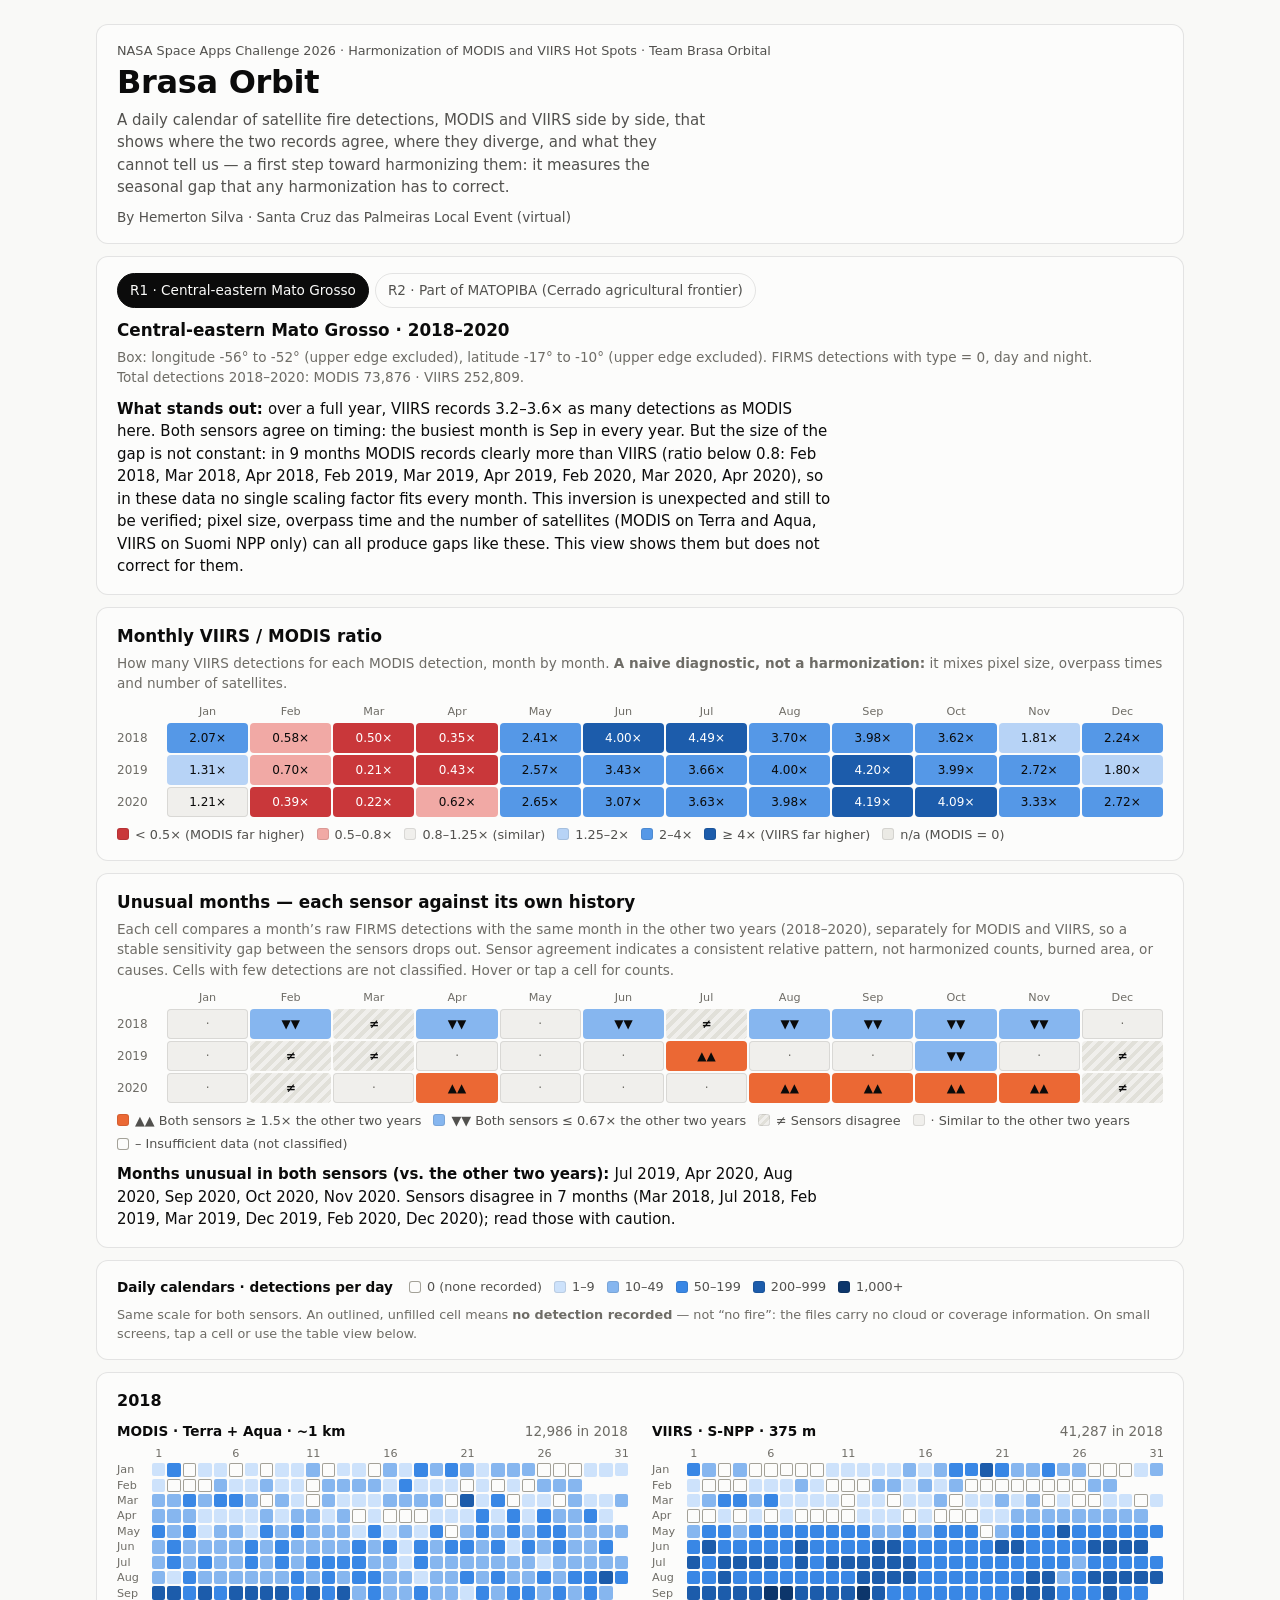
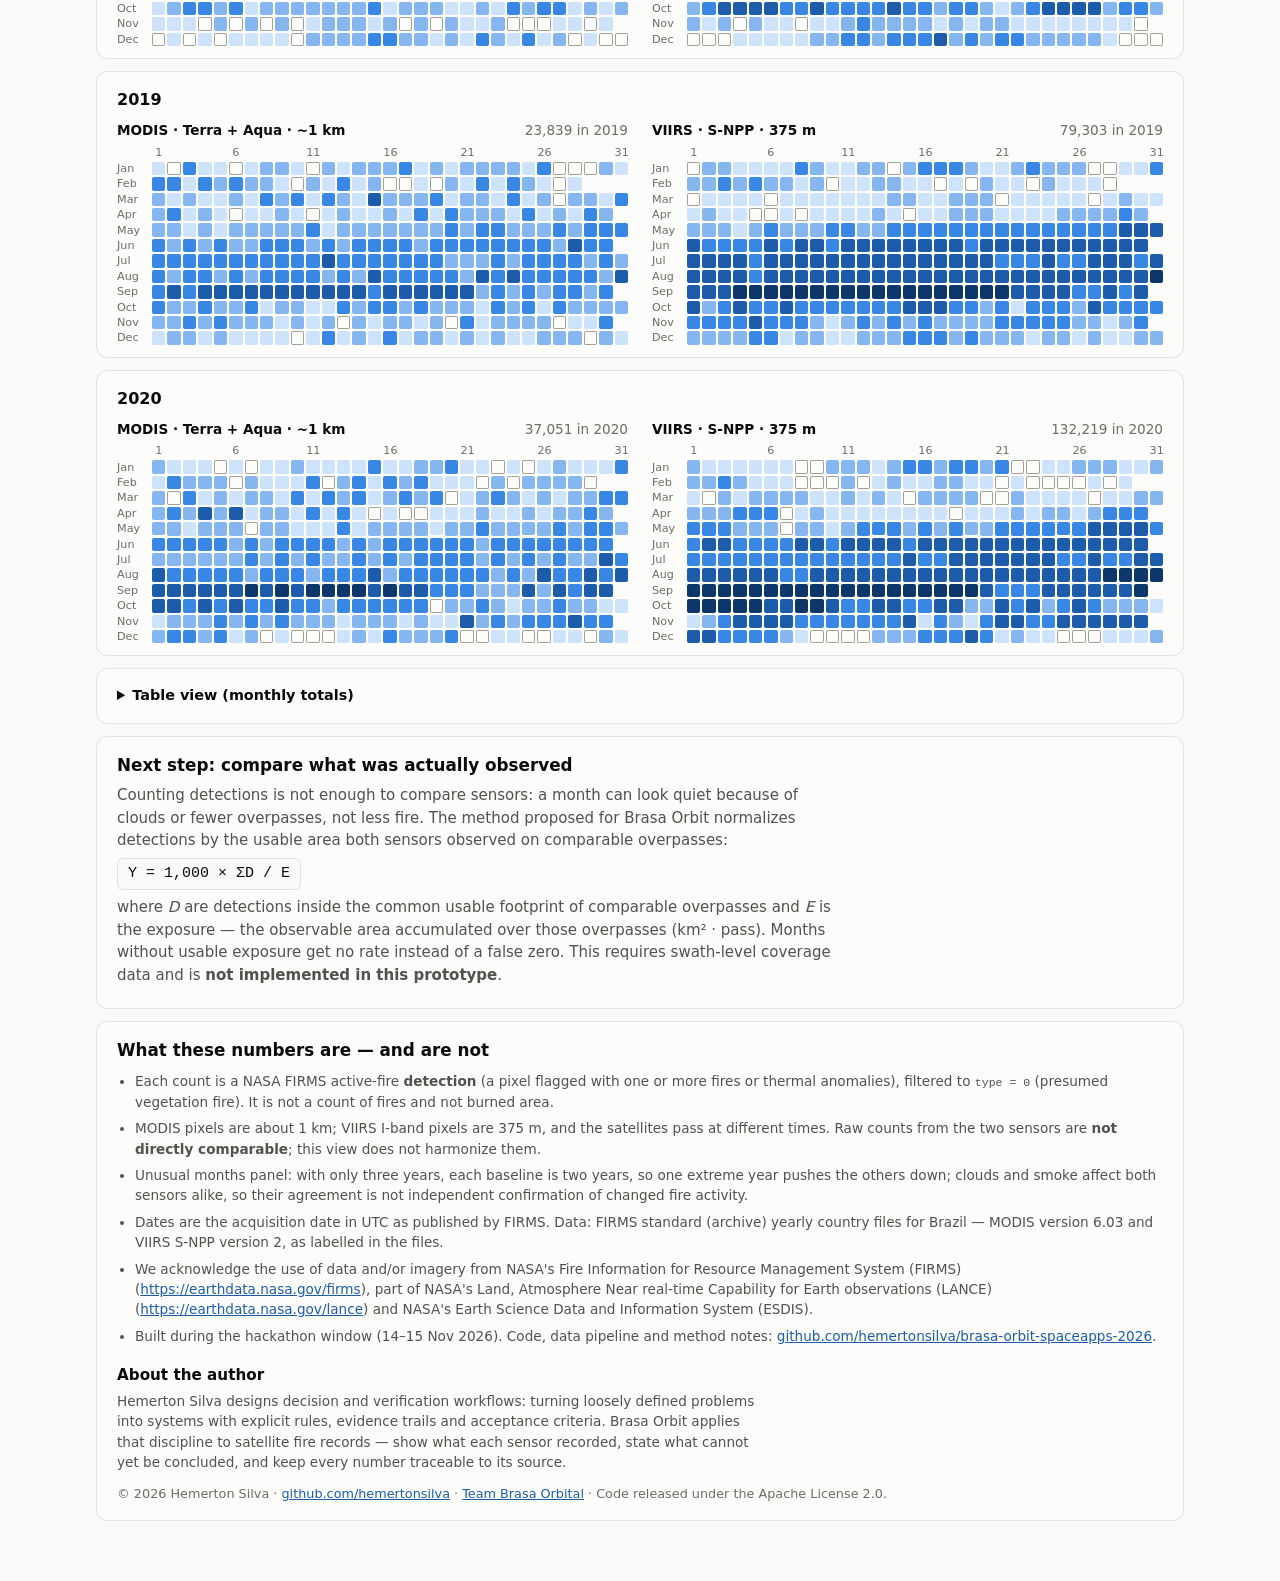
<file: docs/index.html>
<!doctype html>
<html lang="en">
<head>
<meta charset="utf-8">
<meta name="viewport" content="width=device-width, initial-scale=1">
<title>Brasa Orbit — MODIS vs VIIRS fire calendar</title>
<meta name="description" content="Side-by-side daily calendar of NASA FIRMS active-fire detections from MODIS and VIIRS S-NPP, with the limits of comparison made visible.">
<meta name="author" content="Hemerton Silva">
<link rel="stylesheet" href="app/style.css">
</head>
<body>
<main class="viz-root">
  <header class="masthead">
    <p class="eyebrow">NASA Space Apps Challenge 2026 · Harmonization of MODIS and VIIRS Hot Spots · Team Brasa Orbital</p>
    <h1>Brasa Orbit</h1>
    <p class="lede">A daily calendar of satellite fire detections, MODIS and VIIRS side by side, that shows where the two records agree, where they diverge, and what they cannot tell us — a first step toward harmonizing them: it measures the seasonal gap that any harmonization has to correct.</p>
    <p class="byline">By Hemerton Silva · Santa Cruz das Palmeiras Local Event (virtual)</p>
  </header>

  <section class="context" aria-labelledby="region-title">
    <div id="region-picker" class="segmented" role="group" aria-label="Area of interest"></div>
    <h2 id="region-title"><span id="region-name">Central-eastern Mato Grosso</span> · 2018–2020</h2>
    <p class="meta" id="region-box"></p>
    <p class="meta" id="region-totals"></p>
    <p class="finding" id="finding"></p>
  </section>

  <section class="ratio" aria-labelledby="ratio-title">
    <h2 id="ratio-title">Monthly VIIRS / MODIS ratio</h2>
    <p class="meta">How many VIIRS detections for each MODIS detection, month by month. <strong>A naive diagnostic, not a harmonization:</strong> it mixes pixel size, overpass times and number of satellites.</p>
    <div id="ratio-grid" class="ratio-grid" role="img" aria-label="Monthly ratio of VIIRS to MODIS detections; the monthly table below lists the same values."></div>
    <ul id="ratio-legend" class="legend-scale ratio-legend"></ul>
  </section>

  <section class="anom" aria-labelledby="anom-title">
    <h2 id="anom-title">Unusual months — each sensor against its own history</h2>
    <p class="meta" id="anom-caption">Each cell compares a month’s raw FIRMS detections with the same month in the other two years (2018–2020), separately for MODIS and VIIRS, so a stable sensitivity gap between the sensors drops out. Sensor agreement indicates a consistent relative pattern, not harmonized counts, burned area, or causes. Cells with few detections are not classified. Hover or tap a cell for counts.</p>
    <div id="anom-grid" class="ratio-grid" role="img" aria-label="Unusual months by year: both sensors above usual, both below usual, sensors disagree, usual, or insufficient baseline. The tooltip and the table list the values."></div>
    <ul id="anom-legend" class="legend-scale ratio-legend"></ul>
    <p class="finding" id="anom-finding"></p>
  </section>

  <section class="legend" aria-label="Color legend for the daily calendars">
    <span class="legend-title">Daily calendars · detections per day</span>
    <ul id="legend" class="legend-scale"></ul>
    <p class="legend-note">Same scale for both sensors. An outlined, unfilled cell means <strong>no detection recorded</strong> — not “no fire”: the files carry no cloud or coverage information. On small screens, tap a cell or use the table view below.</p>
  </section>

  <section id="calendars" class="calendars" aria-label="Daily calendars by year"></section>

  <section class="table-view">
    <details>
      <summary>Table view (monthly totals)</summary>
      <table>
        <caption id="table-caption"></caption>
        <thead><tr><th scope="col">Month</th><th scope="col" class="num">MODIS</th><th scope="col" class="num">VIIRS</th><th scope="col" class="num">VIIRS / MODIS</th></tr></thead>
        <tbody id="table-body"></tbody>
      </table>
    </details>
  </section>

  <section class="next" aria-labelledby="next-title">
    <h2 id="next-title">Next step: compare what was actually observed</h2>
    <p>Counting detections is not enough to compare sensors: a month can look quiet because of clouds or fewer overpasses, not less fire. The method proposed for Brasa Orbit normalizes detections by the usable area both sensors observed on comparable overpasses:</p>
    <p class="formula"><span>Y = 1,000 × ΣD / E</span></p>
    <p>where <em>D</em> are detections inside the common usable footprint of comparable overpasses and <em>E</em> is the exposure — the observable area accumulated over those overpasses (km² · pass). Months without usable exposure get no rate instead of a false zero. This requires swath-level coverage data and is <strong>not implemented in this prototype</strong>.</p>
  </section>

  <footer class="notes">
    <h2>What these numbers are — and are not</h2>
    <ul>
      <li>Each count is a NASA FIRMS active-fire <strong>detection</strong> (a pixel flagged with one or more fires or thermal anomalies), filtered to <code>type = 0</code> (presumed vegetation fire). It is not a count of fires and not burned area.</li>
      <li>MODIS pixels are about 1 km; VIIRS I-band pixels are 375 m, and the satellites pass at different times. Raw counts from the two sensors are <strong>not directly comparable</strong>; this view does not harmonize them.</li>
      <li>Unusual months panel: with only three years, each baseline is two years, so one extreme year pushes the others down; clouds and smoke affect both sensors alike, so their agreement is not independent confirmation of changed fire activity.</li>
      <li>Dates are the acquisition date in UTC as published by FIRMS. Data: FIRMS standard (archive) yearly country files for Brazil — MODIS version 6.03 and VIIRS S-NPP version 2, as labelled in the files.</li>
      <li>We acknowledge the use of data and/or imagery from NASA's Fire Information for Resource Management System (FIRMS) (<a href="https://earthdata.nasa.gov/firms">https://earthdata.nasa.gov/firms</a>), part of NASA's Land, Atmosphere Near real-time Capability for Earth observations (LANCE) (<a href="https://earthdata.nasa.gov/lance">https://earthdata.nasa.gov/lance</a>) and NASA's Earth Science Data and Information System (ESDIS).</li>
      <li>Built during the hackathon window (14–15 Nov 2026). Code, data pipeline and method notes: <a href="https://github.com/hemertonsilva/brasa-orbit-spaceapps-2026">github.com/hemertonsilva/brasa-orbit-spaceapps-2026</a>.</li>
    </ul>
    <h2 class="about-title">About the author</h2>
    <p class="about">Hemerton Silva designs decision and verification workflows: turning loosely defined problems into systems with explicit rules, evidence trails and acceptance criteria. Brasa Orbit applies that discipline to satellite fire records — show what each sensor recorded, state what cannot yet be concluded, and keep every number traceable to its source.</p>
    <p class="signature">© 2026 Hemerton Silva · <a href="https://github.com/hemertonsilva">github.com/hemertonsilva</a> · <a href="https://www.spaceappschallenge.org/2026/find-a-team/brasa-orbital/">Team Brasa Orbital</a> · Code released under the Apache License 2.0.</p>
  </footer>
</main>
<div id="tooltip" class="tooltip" role="status" aria-live="polite" hidden></div>
<script src="app/app.js" defer></script>
</body>
</html>
</file>
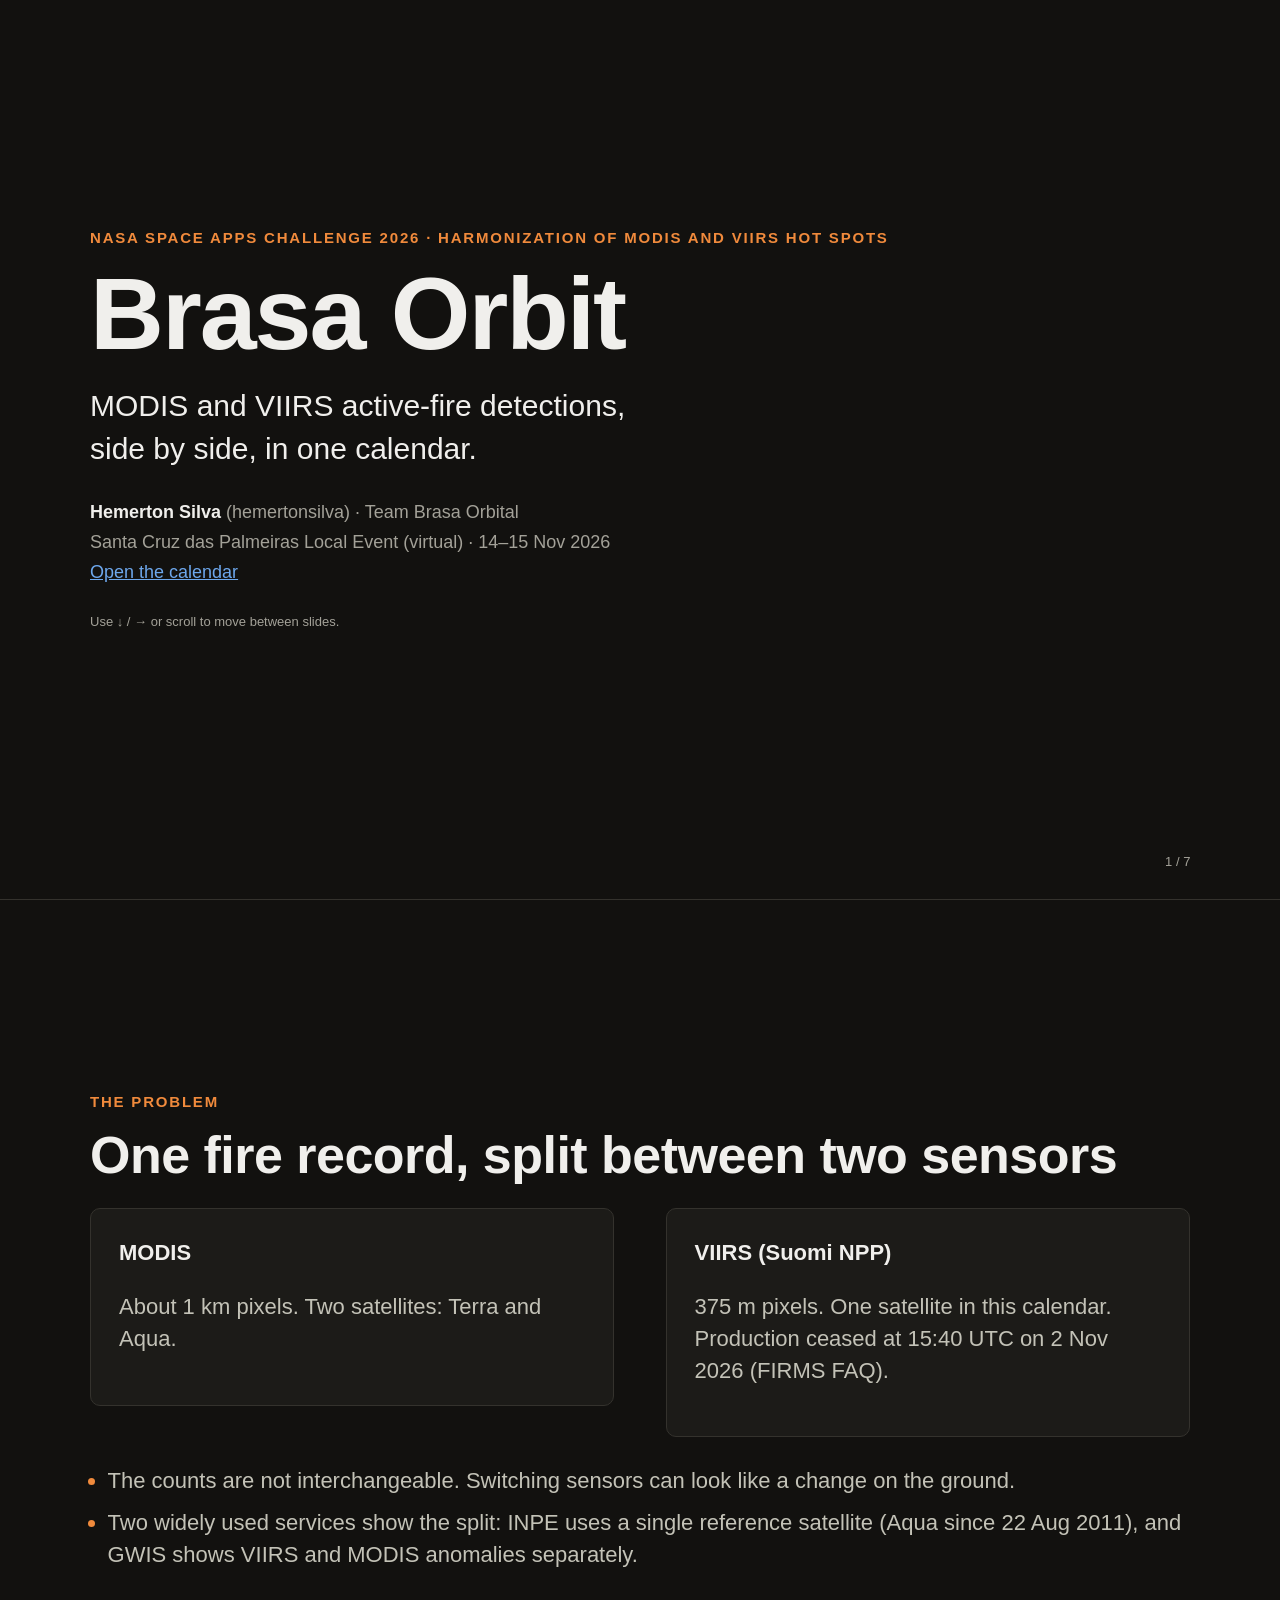
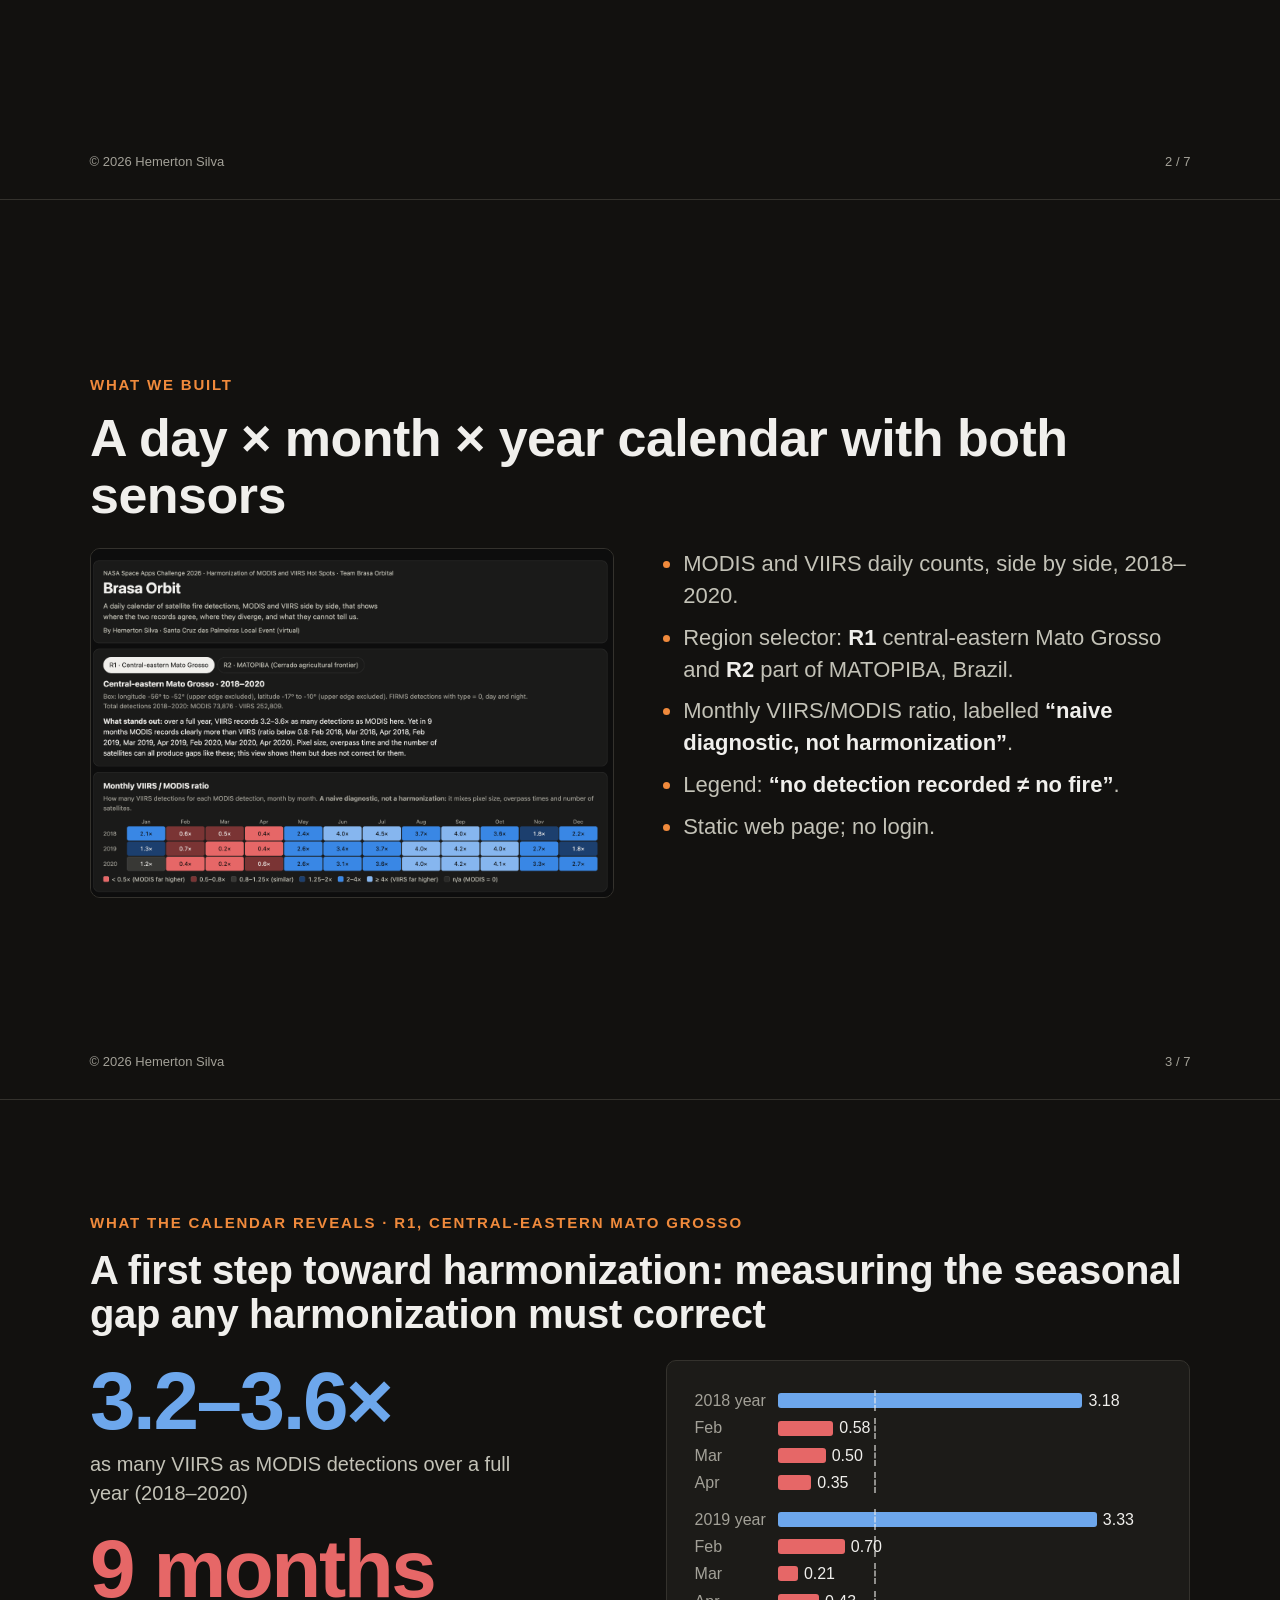
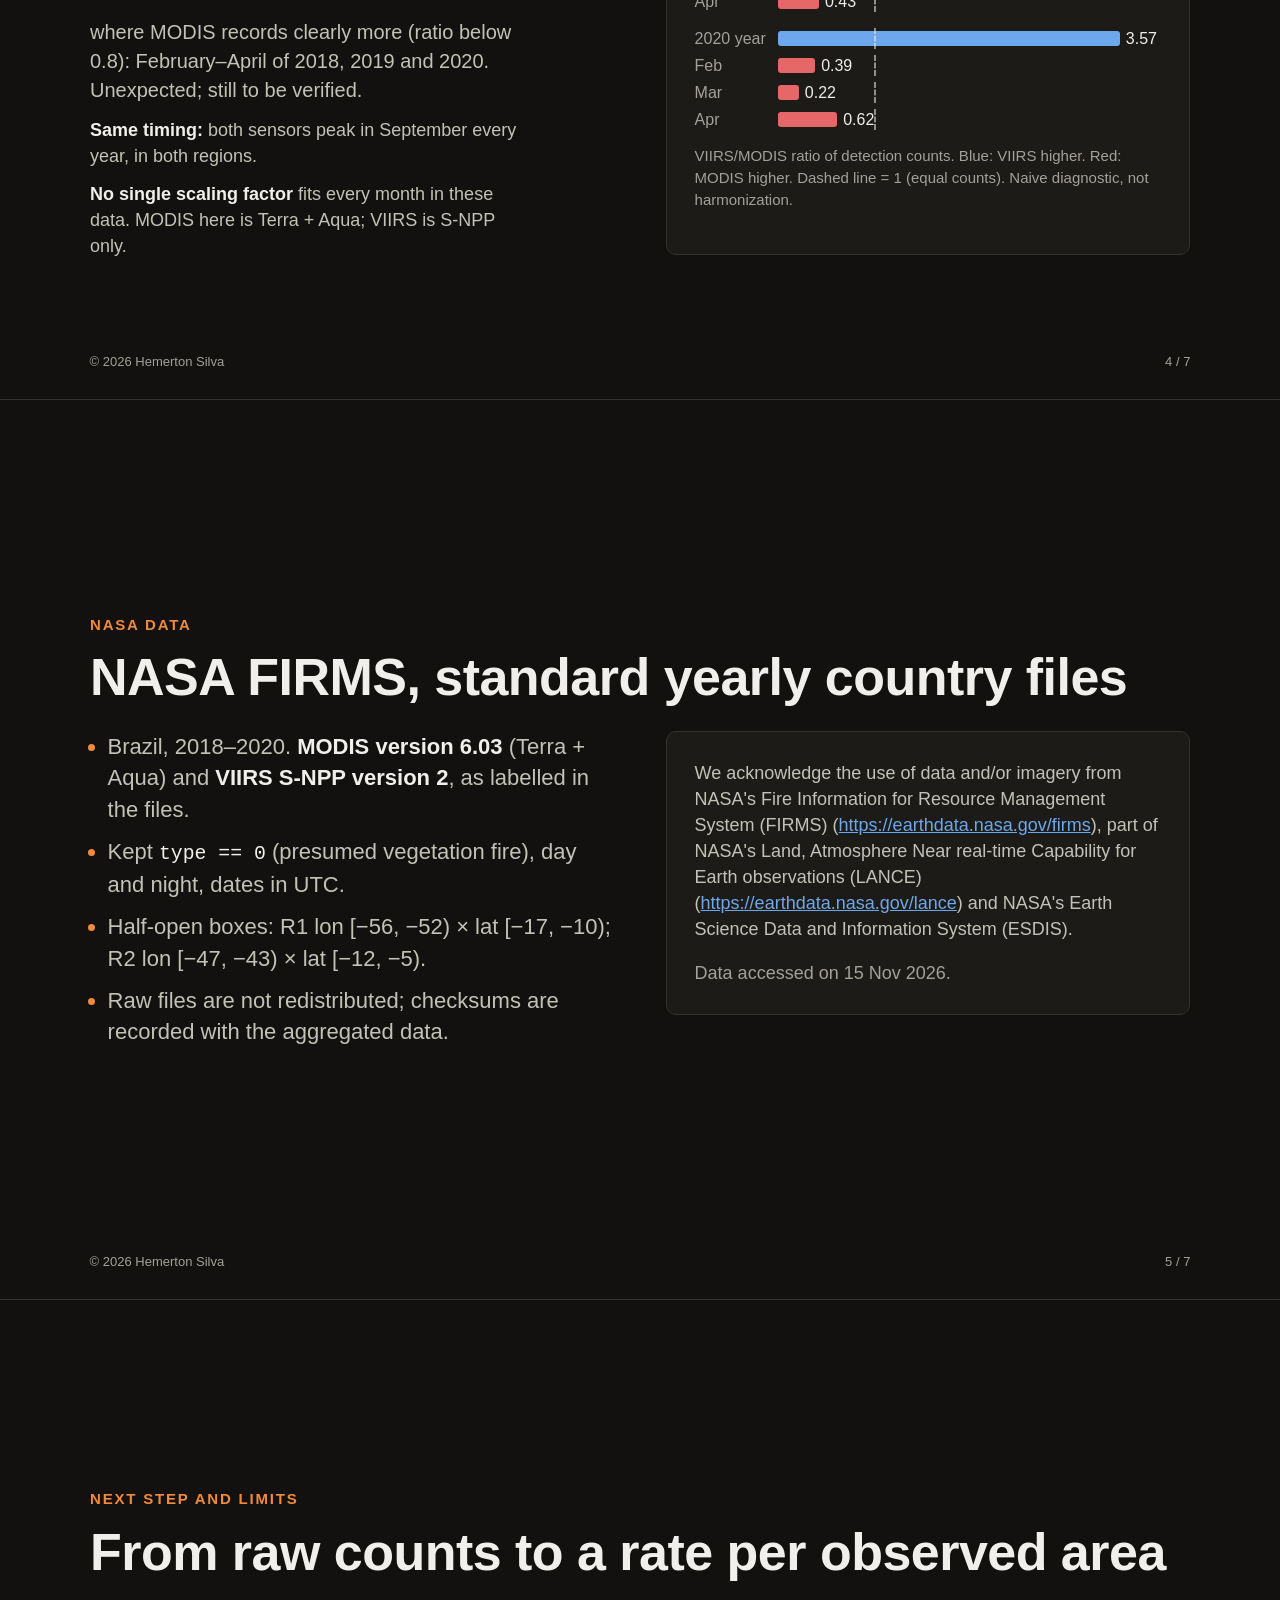
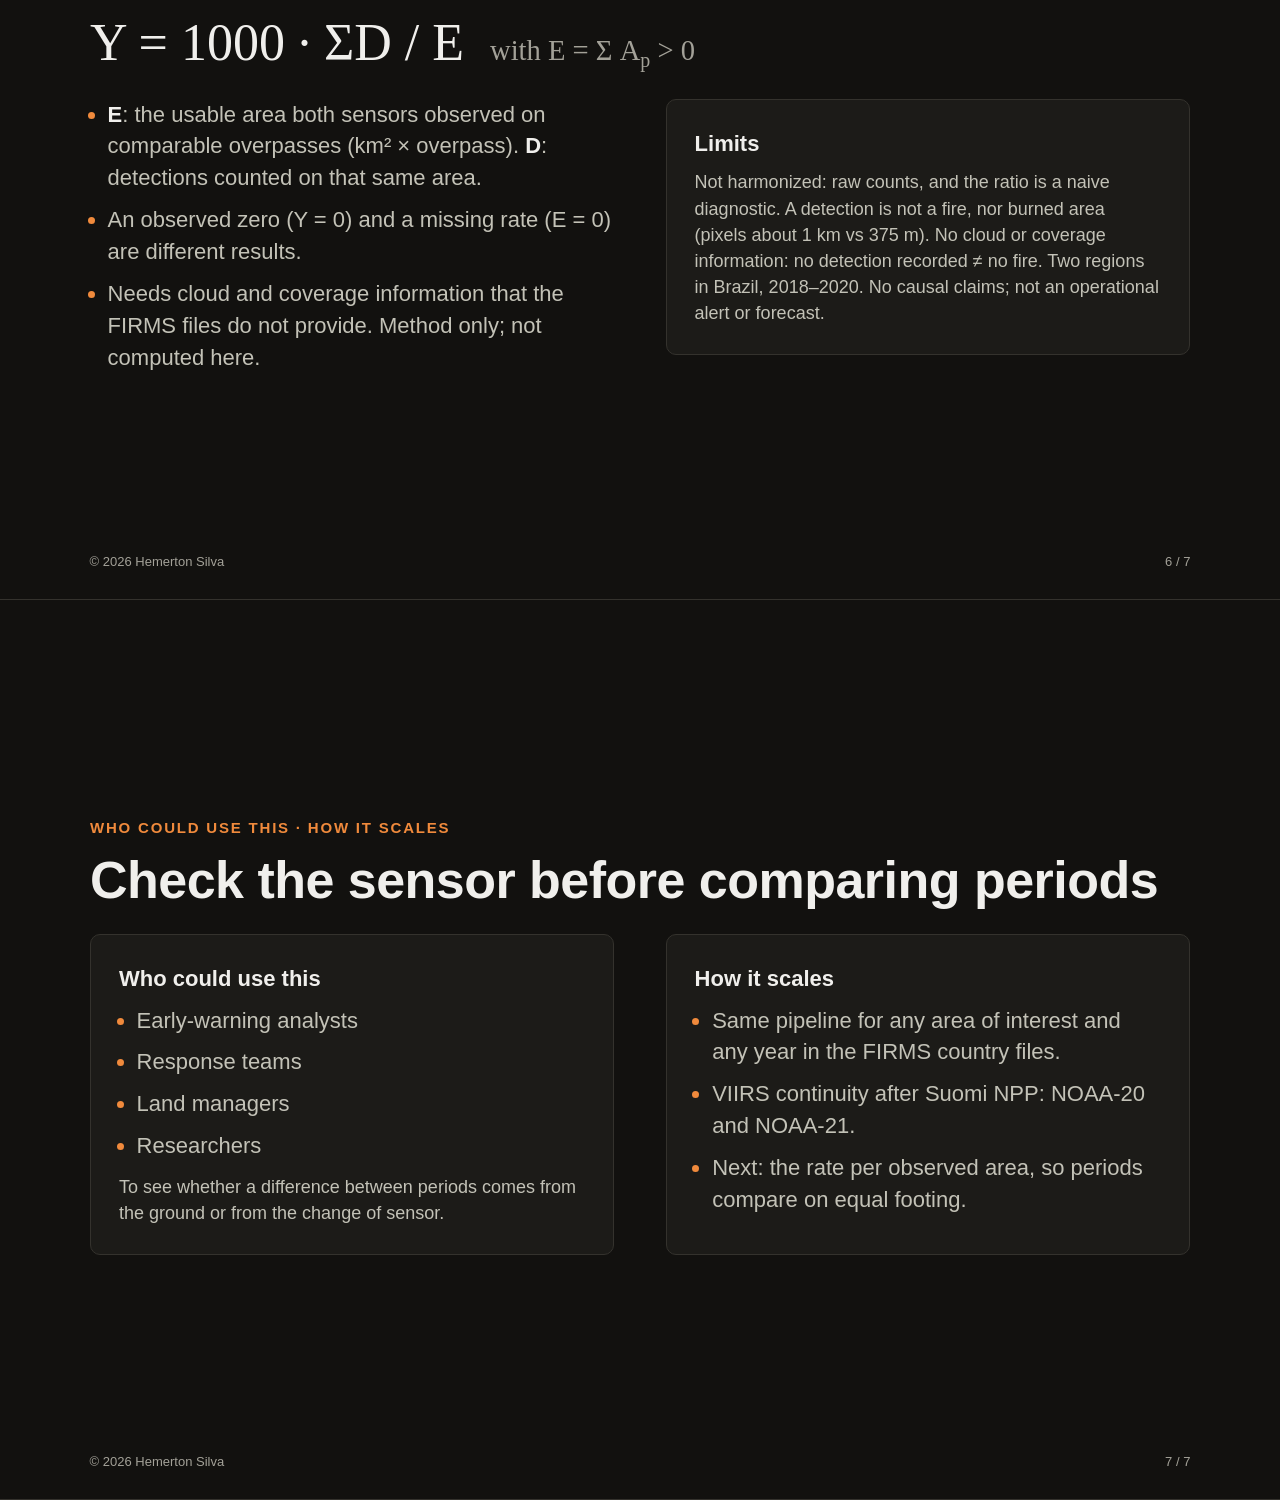
<file: docs/slides/index.html>
<!doctype html>
<html lang="en">
<head>
<meta charset="utf-8">
<meta name="viewport" content="width=device-width, initial-scale=1">
<title>Brasa Orbit — Slides</title>
<meta name="description" content="Brasa Orbit: MODIS and VIIRS active-fire detections side by side in one calendar. NASA Space Apps Challenge 2026, Team Brasa Orbital.">
<style>
  :root {
    --page: #12110f;
    --surface: #1c1b18;
    --line: #34322d;
    --text: #f0efec;
    --text-2: #c3c2b7;
    --muted: #a3a198;
    --ember: #f08a3c;
    --viirs-higher: #6da7ec;
    --modis-higher: #e66767;
    --parity: #f0efec;
  }
  * { box-sizing: border-box; }
  html { scroll-snap-type: y proximity; scroll-behavior: smooth; }
  body {
    margin: 0;
    background: var(--page);
    color: var(--text);
    font-family: -apple-system, BlinkMacSystemFont, "Segoe UI", Roboto, "Helvetica Neue", Arial, sans-serif;
    line-height: 1.45;
    -webkit-font-smoothing: antialiased;
  }
  .slide {
    position: relative;
    min-height: 100vh;
    scroll-snap-align: start;
    display: flex;
    flex-direction: column;
    justify-content: center;
    padding: clamp(28px, 6vh, 72px) clamp(16px, 7vw, 120px) clamp(56px, 9vh, 88px);
    border-bottom: 1px solid var(--line);
  }
  .inner { width: 100%; max-width: 1100px; margin: 0 auto; }
  .kicker {
    font-size: clamp(12px, 1.4vw, 15px);
    letter-spacing: .12em;
    text-transform: uppercase;
    color: var(--ember);
    margin: 0 0 14px;
    font-weight: 600;
  }
  h1 { font-size: clamp(44px, 8vw, 104px); line-height: 1; margin: 0 0 18px; letter-spacing: -.02em; }
  h2 { font-size: clamp(28px, 4.2vw, 52px); line-height: 1.1; margin: 0 0 24px; letter-spacing: -.01em; }
  p, li { font-size: clamp(16px, 2vw, 22px); color: var(--text-2); }
  .lead { font-size: clamp(19px, 2.6vw, 30px); color: var(--text); max-width: 34ch; margin: 0 0 28px; }
  ul { margin: 0; padding-left: 1.1em; }
  li { margin: 0 0 10px; }
  li::marker { color: var(--ember); }
  strong { color: var(--text); }
  code { font-family: ui-monospace, SFMono-Regular, Menlo, monospace; font-size: .9em; color: var(--text); }
  a { color: var(--viirs-higher); }
  .meta { color: var(--muted); font-size: clamp(14px, 1.6vw, 18px); margin: 4px 0; }
  .grid2 { display: grid; grid-template-columns: 1fr 1fr; gap: clamp(20px, 4vw, 56px); align-items: start; }
  .grid2 > * { min-width: 0; }
  .kicker, p, li { overflow-wrap: break-word; }
  .card { background: var(--surface); border: 1px solid var(--line); border-radius: 10px; padding: clamp(16px, 2.4vw, 28px); }
  .card h3 { margin: 0 0 10px; font-size: clamp(17px, 2vw, 22px); }

  /* slide 3 screenshot */
  .shot { width: 100%; border: 1px solid var(--line); border-radius: 10px; display: block; background: var(--surface); }
  .shot-missing[hidden], .shot[hidden] { display: none; }
  .shot-missing {
    aspect-ratio: 16 / 10; display: flex; align-items: center; justify-content: center; text-align: center;
    border: 1px dashed var(--line); border-radius: 10px; color: var(--muted); padding: 16px; font-size: 16px;
  }

  /* slide 4 finding */
  .big { font-size: clamp(44px, 6.4vw, 84px); font-weight: 700; line-height: 1; color: var(--viirs-higher); letter-spacing: -.03em; }
  .big.modis { color: var(--modis-higher); }
  h2.long { font-size: clamp(24px, 3.2vw, 40px); }
  .note { font-size: clamp(14px, 1.6vw, 18px); color: var(--text-2); margin: 12px 0 0; max-width: 44ch; }
  .bigcap { color: var(--text-2); font-size: clamp(15px, 1.8vw, 20px); margin: 8px 0 0; max-width: 38ch; }
  .bars { display: grid; grid-template-columns: auto 1fr; gap: 4px 12px; align-items: center; font-size: clamp(13px, 1.5vw, 16px); }
  .bars .lab { color: var(--muted); white-space: nowrap; }
  .track { position: relative; height: 15px; }
  .track::after {
    content: ""; position: absolute; top: -3px; bottom: -3px; left: 25%; border-left: 2px dashed var(--parity); opacity: .55;
  }
  .bar { height: 100%; width: calc(var(--v) / 4 * 100%); border-radius: 3px; background: var(--viirs-higher); display: flex; align-items: center; }
  .bar.low { background: var(--modis-higher); }
  .bar span { position: relative; left: calc(100% + 6px); color: var(--text); white-space: nowrap; font-variant-numeric: tabular-nums; }
  .bars .sep { grid-column: 1 / -1; height: 6px; }
  .legend { color: var(--muted); font-size: clamp(13px, 1.4vw, 15px); margin-top: 14px; }

  /* slide 6 formula */
  .formula {
    font-family: "Cambria Math", "STIX Two Math", Georgia, serif;
    font-size: clamp(26px, 4.4vw, 52px); color: var(--text); margin: 6px 0 18px;
  }
  .formula small { font-size: .55em; color: var(--muted); font-family: inherit; }

  .foot {
    position: absolute; left: clamp(16px, 7vw, 120px); right: clamp(16px, 7vw, 120px); bottom: clamp(16px, 3vh, 28px);
    display: flex; justify-content: space-between; color: var(--muted); font-size: 13px;
  }
  .hint { color: var(--muted); font-size: 13px; margin-top: 28px; }

  @media (max-width: 760px) {
    .grid2 { grid-template-columns: 1fr; }
    html { scroll-snap-type: none; }
  }
  @media print {
    @page { size: landscape; margin: 0; }
    html { scroll-snap-type: none; }
    body { background: var(--page); -webkit-print-color-adjust: exact; print-color-adjust: exact; }
    .slide { min-height: 100vh; page-break-after: always; break-after: page; border: 0; }
    .hint { display: none; }
  }
</style>
</head>
<body>

<!-- 1. Title -->
<section class="slide" id="s1" aria-label="Slide 1 of 7: title">
  <div class="inner">
    <p class="kicker">NASA Space Apps Challenge 2026 · Harmonization of MODIS and VIIRS Hot Spots</p>
    <h1>Brasa Orbit</h1>
    <p class="lead">MODIS and VIIRS active-fire detections, side by side, in one calendar.</p>
    <p class="meta"><strong>Hemerton Silva</strong> (hemertonsilva) · Team Brasa Orbital</p>
    <p class="meta">Santa Cruz das Palmeiras Local Event (virtual) · 14–15 Nov 2026</p>
    <p class="meta"><a href="../">Open the calendar</a></p>
    <p class="hint">Use ↓ / → or scroll to move between slides.</p>
  </div>
  <div class="foot"><span></span><span>1 / 7</span></div>
</section>

<!-- 2. Problem -->
<section class="slide" id="s2" aria-label="Slide 2 of 7: problem">
  <div class="inner">
    <p class="kicker">The problem</p>
    <h2>One fire record, split between two sensors</h2>
    <div class="grid2">
      <div class="card">
        <h3>MODIS</h3>
        <p>About 1 km pixels. Two satellites: Terra and Aqua.</p>
      </div>
      <div class="card">
        <h3>VIIRS (Suomi NPP)</h3>
        <p>375 m pixels. One satellite in this calendar. Production ceased at 15:40 UTC on 2 Nov 2026 (FIRMS FAQ).</p>
      </div>
    </div>
    <ul style="margin-top:28px">
      <li>The counts are not interchangeable. Switching sensors can look like a change on the ground.</li>
      <li>Two widely used services show the split: INPE uses a single reference satellite (Aqua since 22 Aug 2011), and GWIS shows VIIRS and MODIS anomalies separately.</li>
    </ul>
  </div>
  <div class="foot"><span>© 2026 Hemerton Silva</span><span>2 / 7</span></div>
</section>

<!-- 3. What we built -->
<section class="slide" id="s3" aria-label="Slide 3 of 7: what we built">
  <div class="inner">
    <p class="kicker">What we built</p>
    <h2>A day × month × year calendar with both sensors</h2>
    <div class="grid2">
      <div>
        <img class="shot" src="screenshot.png" alt="Brasa Orbit calendar showing daily MODIS and VIIRS detection counts side by side"
             onerror="this.hidden=true; this.nextElementSibling.hidden=false;">
        <div class="shot-missing" hidden>Screenshot of the calendar app</div>
      </div>
      <ul>
        <li>MODIS and VIIRS daily counts, side by side, 2018–2020.</li>
        <li>Region selector: <strong>R1</strong> central-eastern Mato Grosso and <strong>R2</strong> part of MATOPIBA, Brazil.</li>
        <li>Monthly VIIRS/MODIS ratio, labelled <strong>“naive diagnostic, not harmonization”</strong>.</li>
        <li>Legend: <strong>“no detection recorded ≠ no fire”</strong>.</li>
        <li>Static web page; no login.</li>
      </ul>
    </div>
  </div>
  <div class="foot"><span>© 2026 Hemerton Silva</span><span>3 / 7</span></div>
</section>

<!-- 4. Finding -->
<section class="slide" id="s4" aria-label="Slide 4 of 7: finding">
  <div class="inner">
    <p class="kicker">What the calendar reveals · R1, central-eastern Mato Grosso</p>
    <h2 class="long">A first step toward harmonization: measuring the seasonal gap any harmonization must correct</h2>
    <div class="grid2">
      <div>
        <div class="big">3.2–3.6×</div>
        <p class="bigcap">as many VIIRS as MODIS detections over a full year (2018–2020)</p>
        <div style="height:20px"></div>
        <div class="big modis">9 months</div>
        <p class="bigcap">where MODIS records clearly more (ratio below 0.8): February–April of 2018, 2019 and 2020. Unexpected; still to be verified.</p>
        <p class="note"><strong>Same timing:</strong> both sensors peak in September every year, in both regions.</p>
        <p class="note"><strong>No single scaling factor</strong> fits every month in these data. MODIS here is Terra + Aqua; VIIRS is S-NPP only.</p>
      </div>
      <div class="card">
        <div class="bars" role="img" aria-label="VIIRS/MODIS ratio. Annual: 3.18, 3.33, 3.57. February to April, all below 1: 2018 0.58, 0.50, 0.35; 2019 0.70, 0.21, 0.43; 2020 0.39, 0.22, 0.62.">
          <span class="lab">2018 year</span><div class="track"><div class="bar" style="--v:3.18"><span>3.18</span></div></div>
          <span class="lab">Feb</span><div class="track"><div class="bar low" style="--v:0.58"><span>0.58</span></div></div>
          <span class="lab">Mar</span><div class="track"><div class="bar low" style="--v:0.50"><span>0.50</span></div></div>
          <span class="lab">Apr</span><div class="track"><div class="bar low" style="--v:0.35"><span>0.35</span></div></div>
          <span class="sep"></span>
          <span class="lab">2019 year</span><div class="track"><div class="bar" style="--v:3.33"><span>3.33</span></div></div>
          <span class="lab">Feb</span><div class="track"><div class="bar low" style="--v:0.70"><span>0.70</span></div></div>
          <span class="lab">Mar</span><div class="track"><div class="bar low" style="--v:0.21"><span>0.21</span></div></div>
          <span class="lab">Apr</span><div class="track"><div class="bar low" style="--v:0.43"><span>0.43</span></div></div>
          <span class="sep"></span>
          <span class="lab">2020 year</span><div class="track"><div class="bar" style="--v:3.57"><span>3.57</span></div></div>
          <span class="lab">Feb</span><div class="track"><div class="bar low" style="--v:0.39"><span>0.39</span></div></div>
          <span class="lab">Mar</span><div class="track"><div class="bar low" style="--v:0.22"><span>0.22</span></div></div>
          <span class="lab">Apr</span><div class="track"><div class="bar low" style="--v:0.62"><span>0.62</span></div></div>
        </div>
        <p class="legend">VIIRS/MODIS ratio of detection counts. Blue: VIIRS higher. Red: MODIS higher. Dashed line = 1 (equal counts). Naive diagnostic, not harmonization.</p>
      </div>
    </div>
      </div>
  <div class="foot"><span>© 2026 Hemerton Silva</span><span>4 / 7</span></div>
</section>

<!-- 5. NASA data -->
<section class="slide" id="s5" aria-label="Slide 5 of 7: NASA data">
  <div class="inner">
    <p class="kicker">NASA data</p>
    <h2>NASA FIRMS, standard yearly country files</h2>
    <div class="grid2">
      <ul>
        <li>Brazil, 2018–2020. <strong>MODIS version 6.03</strong> (Terra + Aqua) and <strong>VIIRS S-NPP version 2</strong>, as labelled in the files.</li>
        <li>Kept <code>type == 0</code> (presumed vegetation fire), day and night, dates in UTC.</li>
        <li>Half-open boxes: R1 lon [−56, −52) × lat [−17, −10); R2 lon [−47, −43) × lat [−12, −5).</li>
        <li>Raw files are not redistributed; checksums are recorded with the aggregated data.</li>
      </ul>
      <div class="card">
        <p style="margin-top:0;font-size:clamp(14px,1.6vw,18px)">We acknowledge the use of data and/or imagery from NASA's Fire Information for Resource Management System (FIRMS) (<a href="https://earthdata.nasa.gov/firms">https://earthdata.nasa.gov/firms</a>), part of NASA's Land, Atmosphere Near real-time Capability for Earth observations (LANCE) (<a href="https://earthdata.nasa.gov/lance">https://earthdata.nasa.gov/lance</a>) and NASA's Earth Science Data and Information System (ESDIS).</p>
        <p class="meta" style="margin-bottom:0">Data accessed on 15 Nov 2026.</p>
      </div>
    </div>
  </div>
  <div class="foot"><span>© 2026 Hemerton Silva</span><span>5 / 7</span></div>
</section>

<!-- 6. Method, next step and limits -->
<section class="slide" id="s6" aria-label="Slide 6 of 7: method, next step and limits">
  <div class="inner">
    <p class="kicker">Next step and limits</p>
    <h2>From raw counts to a rate per observed area</h2>
    <div class="formula">Y = 1000 · ΣD / E &nbsp;<small>with E = Σ A<sub style="font-size:.7em">p</sub> &gt; 0</small></div>
    <div class="grid2">
      <ul>
        <li><strong>E</strong>: the usable area both sensors observed on comparable overpasses (km² × overpass). <strong>D</strong>: detections counted on that same area.</li>
        <li>An observed zero (Y = 0) and a missing rate (E = 0) are different results.</li>
        <li>Needs cloud and coverage information that the FIRMS files do not provide. Method only; not computed here.</li>
      </ul>
      <div class="card">
        <h3>Limits</h3>
        <p style="margin:0;font-size:clamp(14px,1.6vw,18px)">Not harmonized: raw counts, and the ratio is a naive diagnostic. A detection is not a fire, nor burned area (pixels about 1 km vs 375 m). No cloud or coverage information: no detection recorded ≠ no fire. Two regions in Brazil, 2018–2020. No causal claims; not an operational alert or forecast.</p>
      </div>
    </div>
  </div>
  <div class="foot"><span>© 2026 Hemerton Silva</span><span>6 / 7</span></div>
</section>

<!-- 7. Who could use this / how it scales -->
<section class="slide" id="s7" aria-label="Slide 7 of 7: who could use this and how it scales">
  <div class="inner">
    <p class="kicker">Who could use this · how it scales</p>
    <h2>Check the sensor before comparing periods</h2>
    <div class="grid2">
      <div class="card">
        <h3>Who could use this</h3>
        <ul>
          <li>Early-warning analysts</li>
          <li>Response teams</li>
          <li>Land managers</li>
          <li>Researchers</li>
        </ul>
        <p style="margin:12px 0 0;font-size:clamp(14px,1.6vw,18px)">To see whether a difference between periods comes from the ground or from the change of sensor.</p>
      </div>
      <div class="card">
        <h3>How it scales</h3>
        <ul>
          <li>Same pipeline for any area of interest and any year in the FIRMS country files.</li>
          <li>VIIRS continuity after Suomi NPP: NOAA-20 and NOAA-21.</li>
          <li>Next: the rate per observed area, so periods compare on equal footing.</li>
        </ul>
      </div>
    </div>
  </div>
  <div class="foot"><span>© 2026 Hemerton Silva</span><span>7 / 7</span></div>
</section>

<script>
(function () {
  var slides = Array.prototype.slice.call(document.querySelectorAll('.slide'));
  function current() {
    var best = 0, bestDist = Infinity;
    slides.forEach(function (s, i) {
      var d = Math.abs(s.getBoundingClientRect().top);
      if (d < bestDist) { bestDist = d; best = i; }
    });
    return best;
  }
  function go(i) {
    i = Math.max(0, Math.min(slides.length - 1, i));
    slides[i].scrollIntoView({ behavior: 'smooth', block: 'start' });
  }
  document.addEventListener('keydown', function (e) {
    if (e.altKey || e.ctrlKey || e.metaKey) return;
    var k = e.key;
    if (k === 'ArrowDown' || k === 'ArrowRight' || k === 'PageDown' || (k === ' ' && !e.shiftKey)) { e.preventDefault(); go(current() + 1); }
    else if (k === 'ArrowUp' || k === 'ArrowLeft' || k === 'PageUp' || (k === ' ' && e.shiftKey)) { e.preventDefault(); go(current() - 1); }
    else if (k === 'Home') { e.preventDefault(); go(0); }
    else if (k === 'End') { e.preventDefault(); go(slides.length - 1); }
  });
})();
</script>
</body>
</html>
</file>
<file: docs/app/style.css>
/* Brasa Orbit — styles. Tokens follow a validated reference data-viz palette. */
:root {
  color-scheme: light;
  --page: #f9f9f7;
  --surface-1: #fcfcfb;
  --text-primary: #0b0b0b;
  --text-secondary: #52514e;
  --text-muted: #6e6c66;
  --grid: #e1e0d9;
  --border: rgba(11, 11, 11, 0.10);
  --empty: #ebeae5;
  --seq-1: #cde2fb;
  --seq-2: #86b6ef;
  --seq-3: #3987e5;
  --seq-4: #1c5cab;
  --seq-5: #0d366b;
  --focus: #2a78d6;
  --zero-ring: #a3a198;
  --link: #1c5cab;
}
@media (prefers-color-scheme: dark) {
  :root:where(:not([data-theme="light"])) {
    color-scheme: dark;
    --page: #0d0d0d;
    --surface-1: #1a1a19;
    --text-primary: #f0efec;
    --text-secondary: #c3c2b7;
    --text-muted: #a3a198;
    --grid: #2c2c2a;
    --border: rgba(255, 255, 255, 0.10);
    --empty: #2a2a28;
    --seq-1: #184f95;
    --seq-2: #256abf;
    --seq-3: #3987e5;
    --seq-4: #6da7ec;
    --seq-5: #b7d3f6;
    --focus: #6da7ec;
    --zero-ring: #6e6c66;
    --link: #86b6ef;
  }
}
:root[data-theme="dark"] {
  color-scheme: dark;
  --page: #0d0d0d;
  --surface-1: #1a1a19;
  --text-primary: #f0efec;
  --text-secondary: #c3c2b7;
  --text-muted: #a3a198;
  --grid: #2c2c2a;
  --border: rgba(255, 255, 255, 0.10);
  --empty: #2a2a28;
  --seq-1: #184f95;
  --seq-2: #256abf;
  --seq-3: #3987e5;
  --seq-4: #6da7ec;
  --seq-5: #b7d3f6;
  --focus: #6da7ec;
  --zero-ring: #6e6c66;
  --link: #86b6ef;
}

* { box-sizing: border-box; }
html { -webkit-text-size-adjust: 100%; }
body {
  margin: 0;
  background: var(--page);
  color: var(--text-primary);
  font: 15px/1.5 system-ui, -apple-system, "Segoe UI", sans-serif;
}
.viz-root {
  max-width: 1120px;
  margin: 0 auto;
  padding: 24px 16px 48px;
}
h1 { font-size: 2rem; line-height: 1.15; margin: 4px 0 8px; letter-spacing: -0.01em; }
h2 { font-size: 1.05rem; margin: 0 0 4px; }
.eyebrow { margin: 0; color: var(--text-secondary); font-size: 0.8rem; }
.lede { margin: 0; color: var(--text-secondary); max-width: 62ch; }
.meta { margin: 0; color: var(--text-muted); font-size: 0.85rem; }
.masthead, .context, .legend, .notes {
  background: var(--surface-1);
  border: 1px solid var(--border);
  border-radius: 12px;
  padding: 16px 20px;
  margin-bottom: 12px;
}

/* Legend */
.legend { display: flex; flex-wrap: wrap; align-items: center; gap: 8px 16px; }
.legend-title { font-weight: 600; font-size: 0.85rem; }
.legend-scale { display: flex; flex-wrap: wrap; gap: 4px 12px; list-style: none; margin: 0; padding: 0; }
.legend-scale li { display: flex; align-items: center; gap: 6px; font-size: 0.8rem; color: var(--text-secondary); font-variant-numeric: tabular-nums; }
.swatch { width: 12px; height: 12px; border-radius: 3px; display: inline-block; box-shadow: inset 0 0 0 1px var(--border); }
.swatch.hollow { background: transparent !important; box-shadow: inset 0 0 0 1px var(--zero-ring); }
.legend-note { flex-basis: 100%; margin: 0; font-size: 0.8rem; color: var(--text-muted); }

/* Calendars */
.year-block {
  background: var(--surface-1);
  border: 1px solid var(--border);
  border-radius: 12px;
  padding: 16px 20px 12px;
  margin-bottom: 12px;
}
.year-block > h3 { margin: 0 0 8px; font-size: 1rem; }
.pair { display: grid; grid-template-columns: 1fr 1fr; gap: 24px; }
.panel h4 { margin: 0 0 6px; font-size: 0.85rem; font-weight: 600; display: flex; justify-content: space-between; gap: 8px; }
.panel h4 .total { color: var(--text-muted); font-weight: 400; font-variant-numeric: tabular-nums; }
.grid {
  display: grid;
  grid-template-columns: 2.2em repeat(31, minmax(0, 1fr));
  gap: 2px;
  align-items: center;
}
.grid .mlabel { font-size: 0.7rem; color: var(--text-muted); line-height: 1; }
.grid .dlabel { font-size: 0.7rem; color: var(--text-muted); text-align: center; line-height: 1; padding-bottom: 2px; }
.cell { aspect-ratio: 1; border-radius: 2px; background: transparent; box-shadow: inset 0 0 0 1px var(--zero-ring); min-width: 0; }
.cell.void { box-shadow: none; }
.cell.void { background: transparent; }
.cell.b1, .cell.b2, .cell.b3, .cell.b4, .cell.b5 { box-shadow: none; }
.cell.b1 { background: var(--seq-1); }
.cell.b2 { background: var(--seq-2); }
.cell.b3 { background: var(--seq-3); }
.cell.b4 { background: var(--seq-4); }
.cell.b5 { background: var(--seq-5); }
.cell[data-v]:hover, .cell.active { outline: 2px solid var(--text-primary); outline-offset: 0; }

/* Tooltip */
.tooltip {
  position: fixed;
  z-index: 10;
  pointer-events: none;
  background: var(--surface-1);
  color: var(--text-primary);
  border: 1px solid var(--border);
  border-radius: 8px;
  box-shadow: 0 4px 16px rgba(0, 0, 0, 0.18);
  padding: 8px 10px;
  font-size: 0.8rem;
  line-height: 1.4;
  min-width: 170px;
}
.tooltip .tt-date { font-weight: 600; margin-bottom: 2px; }
.tooltip .tt-row { display: flex; justify-content: space-between; gap: 16px; font-variant-numeric: tabular-nums; }
.tooltip .tt-row span:first-child { color: var(--text-secondary); }

/* Notes */
.notes ul { margin: 8px 0 0; padding-left: 18px; color: var(--text-secondary); font-size: 0.85rem; }
.notes li { margin-bottom: 6px; }
.notes a, .next a { color: var(--link); }
code { font-size: 0.85em; }

/* Ratio (diverging around 1) */
:root {
  --r-3: #c9373a; --r-3-ink: #ffffff;
  --r-2: #f1a9a5; --r-2-ink: #0b0b0b;
  --r0: #f0efec; --r0-ink: #0b0b0b;
  --r2: #b7d3f6; --r2-ink: #0b0b0b;
  --r3: #5598e7; --r3-ink: #0b0b0b;
  --r4: #1c5cab; --r4-ink: #ffffff;
}
@media (prefers-color-scheme: dark) {
  :root:where(:not([data-theme="light"])) {
    --r-3: #e66767; --r-3-ink: #0b0b0b;
    --r-2: #7a3434; --r-2-ink: #f0efec;
    --r0: #383835; --r0-ink: #f0efec;
    --r2: #1c3f6e; --r2-ink: #f0efec;
    --r3: #3987e5; --r3-ink: #0b0b0b;
    --r4: #86b6ef; --r4-ink: #0b0b0b;
  }
}
:root[data-theme="dark"] {
  --r-3: #e66767; --r-3-ink: #0b0b0b;
  --r-2: #7a3434; --r-2-ink: #f0efec;
  --r0: #383835; --r0-ink: #f0efec;
  --r2: #1c3f6e; --r2-ink: #f0efec;
  --r3: #3987e5; --r3-ink: #0b0b0b;
  --r4: #86b6ef; --r4-ink: #0b0b0b;
}
.ratio, .table-view, .next {
  background: var(--surface-1);
  border: 1px solid var(--border);
  border-radius: 12px;
  padding: 16px 20px;
  margin-bottom: 12px;
}
.ratio-grid {
  display: grid;
  grid-template-columns: 3.2em repeat(12, minmax(0, 1fr));
  gap: 2px;
  margin: 10px 0 8px;
  align-items: center;
}
.ratio-grid .mlabel { font-size: 0.75rem; color: var(--text-muted); }
.ratio-grid .dlabel { font-size: 0.7rem; color: var(--text-muted); text-align: center; }
.rcell {
  border-radius: 4px;
  min-height: 30px;
  display: flex; align-items: center; justify-content: center;
  font-size: 0.75rem; font-variant-numeric: tabular-nums; overflow: hidden; white-space: nowrap;
  background: var(--empty); color: var(--text-secondary);
}
.rcell.r-3 { background: var(--r-3); color: var(--r-3-ink); }
.rcell.r-2 { background: var(--r-2); color: var(--r-2-ink); }
.rcell.r0 { background: var(--r0); color: var(--r0-ink); box-shadow: inset 0 0 0 1px var(--border); }
.rcell.r2 { background: var(--r2); color: var(--r2-ink); }
.rcell.r3 { background: var(--r3); color: var(--r3-ink); }
.rcell.r4 { background: var(--r4); color: var(--r4-ink); }
.rcell:hover, .rcell.active { outline: 2px solid var(--text-primary); }
.ratio-legend { margin-top: 4px; }

/* Region picker */
.segmented { display: flex; flex-wrap: wrap; gap: 6px; margin-bottom: 10px; }
.seg {
  font: inherit; font-size: 0.85rem;
  padding: 6px 12px; border-radius: 999px;
  border: 1px solid var(--border); background: transparent; color: var(--text-secondary);
  cursor: pointer;
}
.seg[aria-pressed="true"] { background: var(--text-primary); color: var(--surface-1); border-color: var(--text-primary); }
.seg:focus-visible { outline: 2px solid var(--focus); outline-offset: 2px; }
.finding { margin: 10px 0 0; max-width: 75ch; }
.byline { margin: 8px 0 0; font-size: 0.85rem; color: var(--text-secondary); }
.signature { margin: 12px 0 0; font-size: 0.8rem; color: var(--text-muted); }
.signature a { color: var(--link); }
.about-title { margin-top: 18px; font-size: 0.95rem; }
.about { margin: 4px 0 0; font-size: 0.85rem; color: var(--text-secondary); max-width: 75ch; }

/* Table view */
.table-view summary { cursor: pointer; font-weight: 600; font-size: 0.9rem; }
.table-view table { border-collapse: collapse; width: 100%; max-width: 560px; margin-top: 10px; font-size: 0.85rem; }
.table-view caption { text-align: left; color: var(--text-muted); font-size: 0.8rem; padding-bottom: 6px; }
.table-view th, .table-view td { padding: 4px 8px; border-bottom: 1px solid var(--grid); text-align: left; }
.table-view .num { text-align: right; font-variant-numeric: tabular-nums; }

/* Next step */
.next p { margin: 6px 0; color: var(--text-secondary); max-width: 75ch; }
.formula span {
  display: inline-block; font-family: ui-monospace, SFMono-Regular, Menlo, monospace;
  background: var(--page); border: 1px solid var(--border); border-radius: 6px;
  padding: 4px 10px; color: var(--text-primary);
}


/* Unusual months (each sensor vs its own history) */
:root { --a-up: #eb6834; --a-up-ink: #0b0b0b; --a-down: #86b6ef; --a-down-ink: #0b0b0b; }
@media (prefers-color-scheme: dark) {
  :root:where(:not([data-theme="light"])) { --a-up: #d95926; --a-up-ink: #0b0b0b; --a-down: #3987e5; --a-down-ink: #0b0b0b; }
}
:root[data-theme="dark"] { --a-up: #d95926; --a-up-ink: #0b0b0b; --a-down: #3987e5; --a-down-ink: #0b0b0b; }
.anom { background: var(--surface-1); border: 1px solid var(--border); border-radius: 12px; padding: 16px 20px; margin-bottom: 12px; }
.rcell.a-up { background: var(--a-up); color: var(--a-up-ink); font-weight: 700; }
.rcell.a-down { background: var(--a-down); color: var(--a-down-ink); font-weight: 700; }
.rcell.a-dis { background: repeating-linear-gradient(135deg, var(--r0) 0 4px, var(--grid) 4px 8px); color: var(--text-primary); font-weight: 700; }
.rcell.a-usual { background: var(--r0); color: var(--text-muted); box-shadow: inset 0 0 0 1px var(--border); }
.rcell.a-low { background: transparent; color: var(--text-muted); box-shadow: inset 0 0 0 1px var(--zero-ring); }
.swatch.acell-sw.a-up { background: var(--a-up); }
.swatch.acell-sw.a-down { background: var(--a-down); }
.swatch.acell-sw.a-dis { background: repeating-linear-gradient(135deg, var(--r0) 0 3px, var(--grid) 3px 6px); }
.swatch.acell-sw.a-usual { background: var(--r0); }
.swatch.acell-sw.a-low { background: transparent; box-shadow: inset 0 0 0 1px var(--zero-ring); }
.tooltip .tt-note { margin-top: 4px; color: var(--text-secondary); font-size: 0.75rem; }

@media (max-width: 760px) {
  .ratio-grid { grid-template-columns: 2.6em repeat(12, minmax(0, 1fr)); }
  .rcell { font-size: 0.68rem; min-height: 26px; }
  .rcell .x { display: none; }
  .pair { grid-template-columns: 1fr; gap: 16px; }
  h1 { font-size: 1.6rem; }
  .masthead, .context, .legend, .notes, .year-block, .ratio, .table-view, .next, .anom { padding: 12px 10px; }
}
</file>
